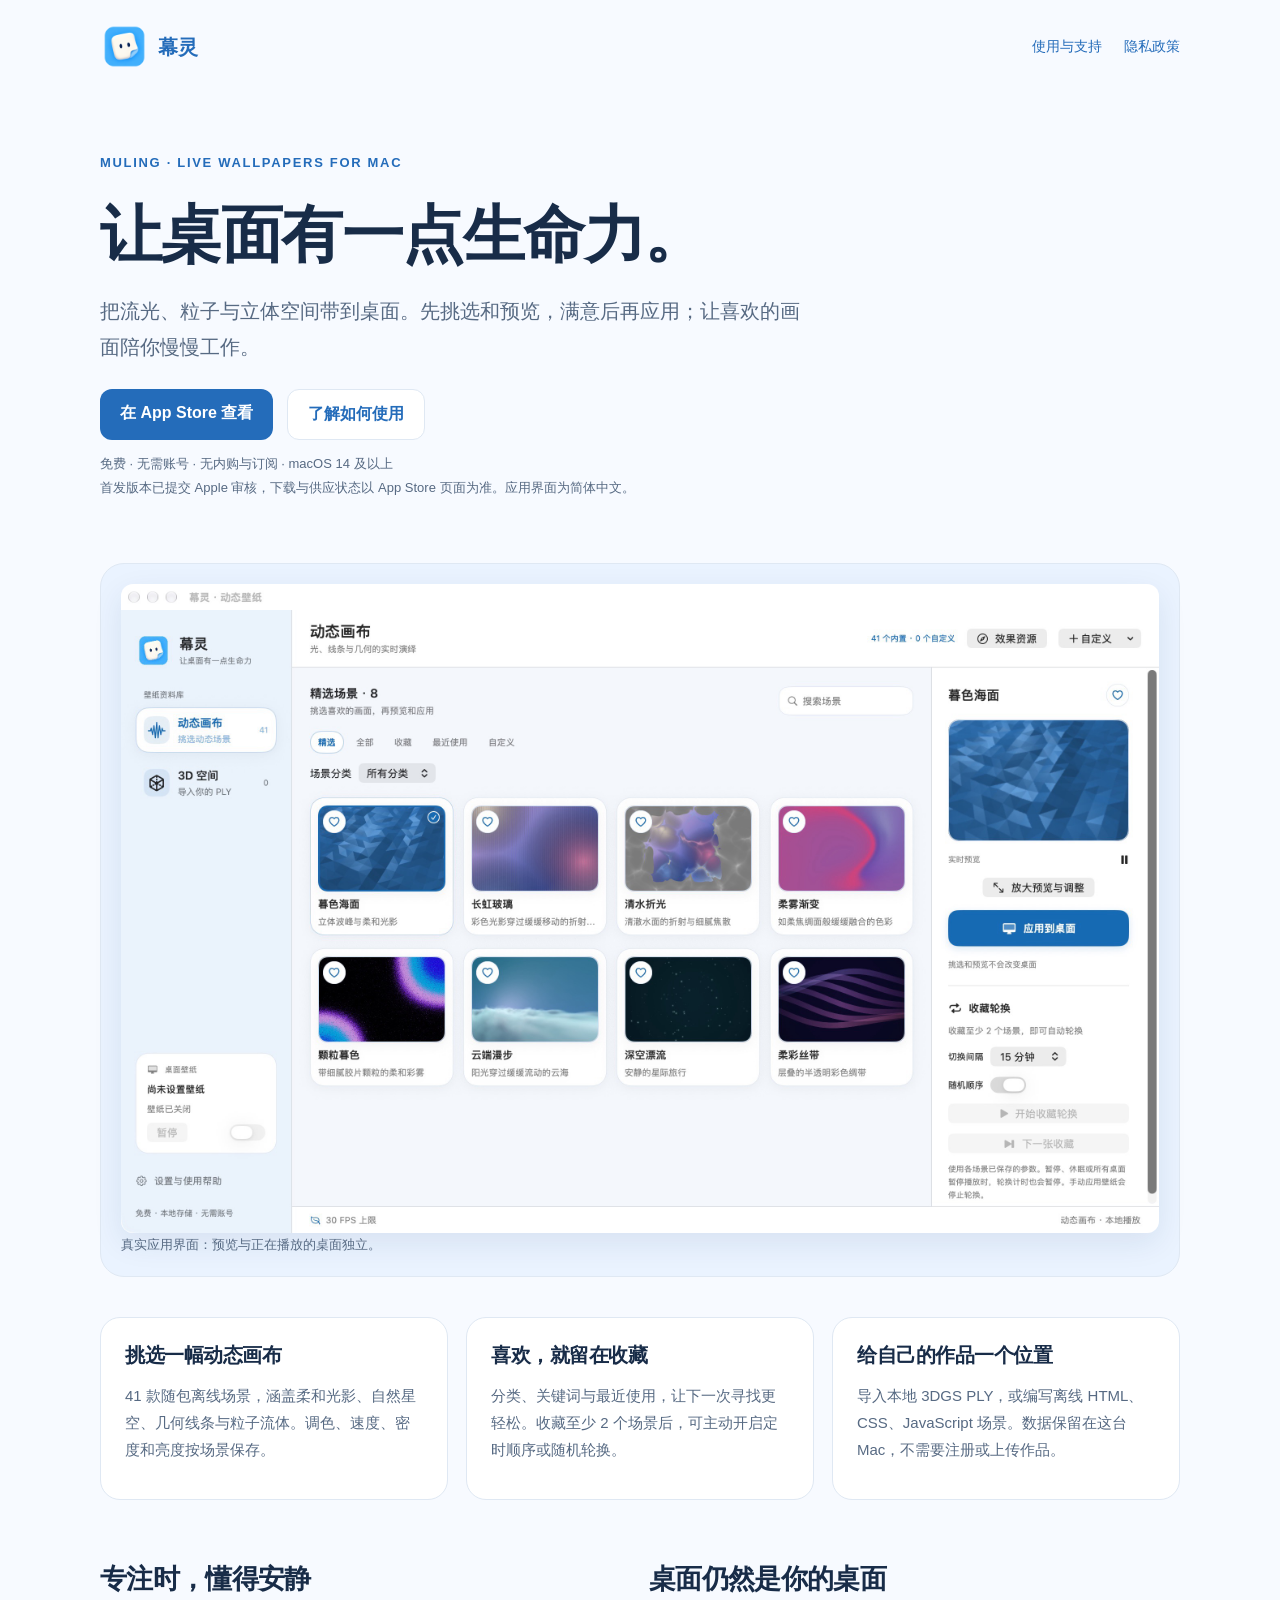
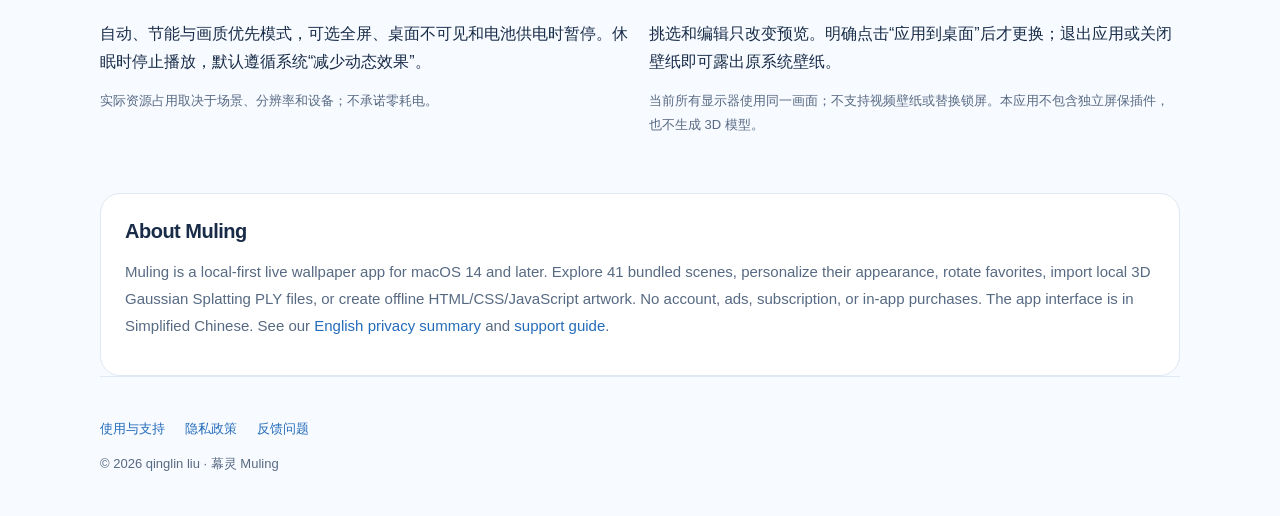
<file: index.html>
<!doctype html><html lang="zh-Hans"><head><meta charset="utf-8"><meta name="viewport" content="width=device-width,initial-scale=1"><title>幕灵 · 让桌面有一点生命力</title><meta name="description" content="幕灵是一款 macOS 动态壁纸应用：41 款离线场景、收藏轮换、本地 3DGS PLY 与自定义动态画布。无需账号，无订阅。"><link rel="stylesheet" href="style.css"><link rel="icon" href="assets/icon.png"></head><body>
<header><a class="brand" href="index.html"><img src="assets/icon.png" alt="蓝色画布精灵图标">幕灵</a><nav aria-label="主导航"><a href="support.html">使用与支持</a><a href="privacy.html">隐私政策</a></nav></header>
<main><section class="hero"><span class="eyebrow">MULING · LIVE WALLPAPERS FOR MAC</span><h1>让桌面有一点生命力。</h1><p class="lead">把流光、粒子与立体空间带到桌面。先挑选和预览，满意后再应用；让喜欢的画面陪你慢慢工作。</p><div class="actions"><a class="button" href="https://apps.apple.com/app/id6824245764">在 App Store 查看</a><a class="button secondary" href="support.html">了解如何使用</a></div><p class="note">免费 · 无需账号 · 无内购与订阅 · macOS 14 及以上<br>首发版本已提交 Apple 审核，下载与供应状态以 App Store 页面为准。应用界面为简体中文。</p></section>
<figure class="showcase"><img src="assets/overview.jpg" width="2560" height="1600" alt="幕灵的场景库、分类与右侧实时预览界面"><figcaption class="note">真实应用界面：预览与正在播放的桌面独立。</figcaption></figure>
<section class="cards" aria-label="主要功能"><div class="card"><h2>挑选一幅动态画布</h2><p>41 款随包离线场景，涵盖柔和光影、自然星空、几何线条与粒子流体。调色、速度、密度和亮度按场景保存。</p></div><div class="card"><h2>喜欢，就留在收藏</h2><p>分类、关键词与最近使用，让下一次寻找更轻松。收藏至少 2 个场景后，可主动开启定时顺序或随机轮换。</p></div><div class="card"><h2>给自己的作品一个位置</h2><p>导入本地 3DGS PLY，或编写离线 HTML、CSS、JavaScript 场景。数据保留在这台 Mac，不需要注册或上传作品。</p></div></section>
<section class="details split"><div><h2>专注时，懂得安静</h2><p>自动、节能与画质优先模式，可选全屏、桌面不可见和电池供电时暂停。休眠时停止播放，默认遵循系统“减少动态效果”。</p><p class="note">实际资源占用取决于场景、分辨率和设备；不承诺零耗电。</p></div><div><h2>桌面仍然是你的桌面</h2><p>挑选和编辑只改变预览。明确点击“应用到桌面”后才更换；退出应用或关闭壁纸即可露出原系统壁纸。</p><p class="note">当前所有显示器使用同一画面；不支持视频壁纸或替换锁屏。本应用不包含独立屏保插件，也不生成 3D 模型。</p></div></section>
<section class="card"><h2>About Muling</h2><p lang="en">Muling is a local-first live wallpaper app for macOS 14 and later. Explore 41 bundled scenes, personalize their appearance, rotate favorites, import local 3D Gaussian Splatting PLY files, or create offline HTML/CSS/JavaScript artwork. No account, ads, subscription, or in-app purchases. The app interface is in Simplified Chinese. See our <a href="privacy.html#english">English privacy summary</a> and <a href="support.html#english">support guide</a>.</p></section></main>
<footer><p><a href="support.html">使用与支持</a><a href="privacy.html">隐私政策</a><a href="https://github.com/hvntonight/muling-site/issues">反馈问题</a></p><p>© 2026 qinglin liu · 幕灵 Muling</p></footer></body></html>
</file>
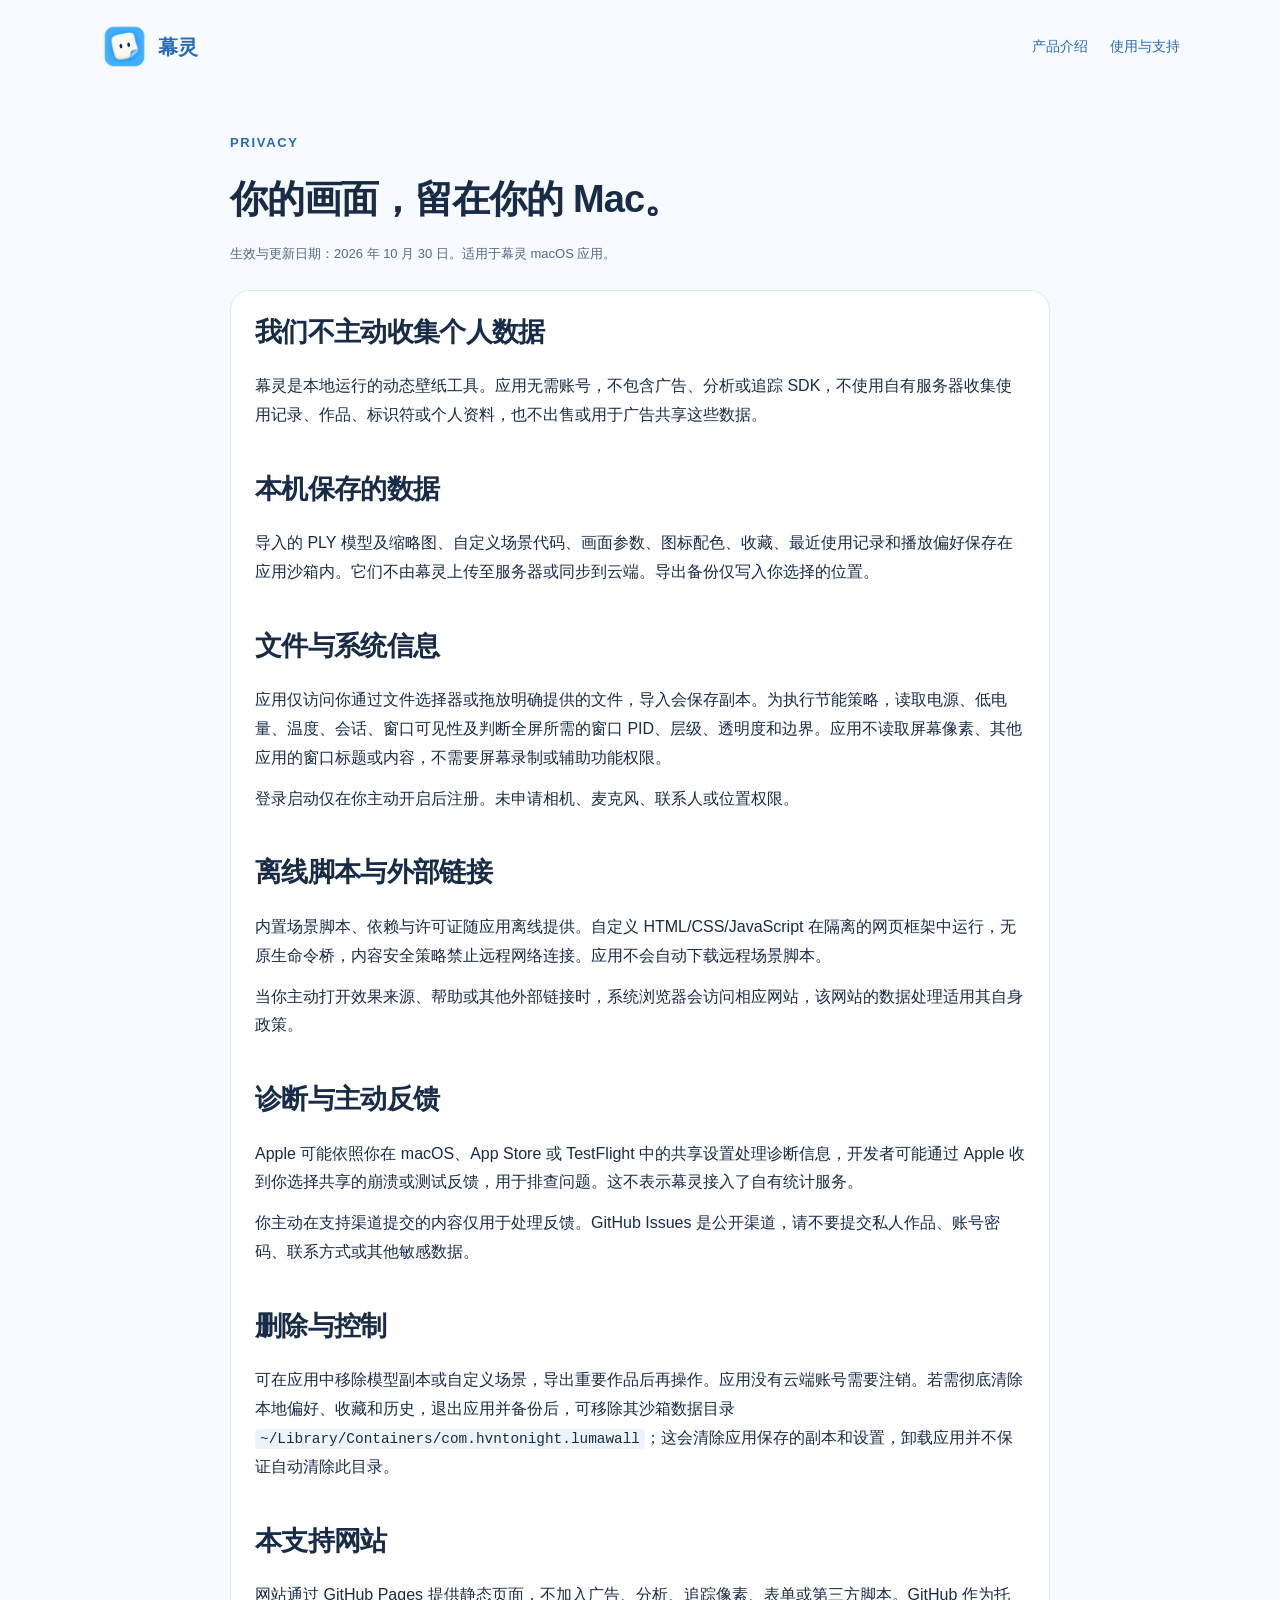
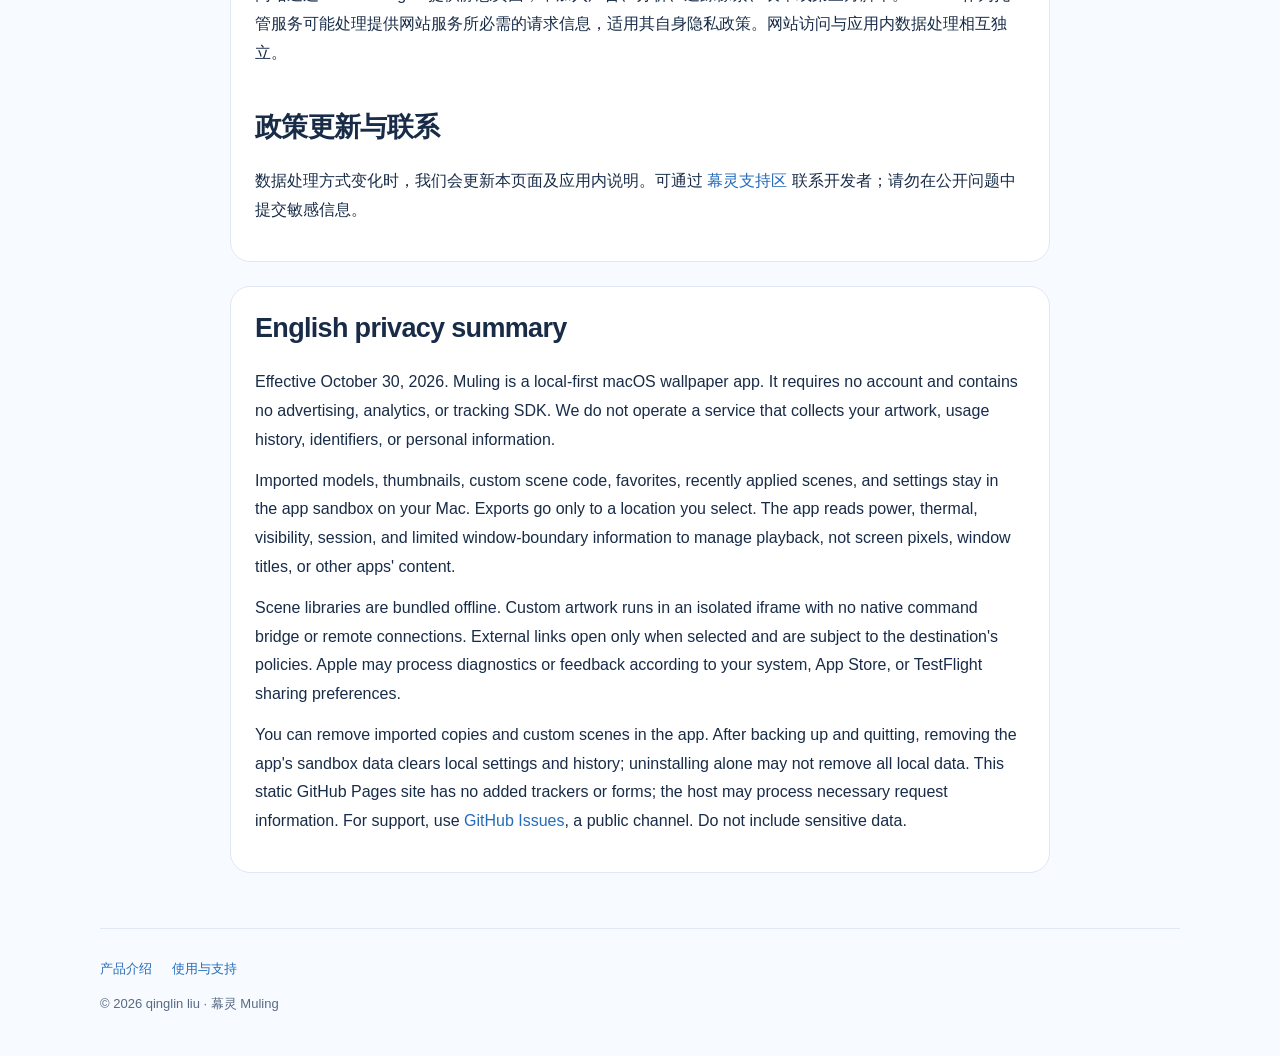
<file: privacy.html>
<!doctype html><html lang="zh-Hans"><head><meta charset="utf-8"><meta name="viewport" content="width=device-width,initial-scale=1"><title>隐私政策 · 幕灵</title><link rel="stylesheet" href="style.css"><link rel="icon" href="assets/icon.png"></head><body>
<header><a class="brand" href="index.html"><img src="assets/icon.png" alt="">幕灵</a><nav aria-label="主导航"><a href="index.html">产品介绍</a><a href="support.html">使用与支持</a></nav></header><main class="prose"><span class="eyebrow">PRIVACY</span><h1>你的画面，留在你的 Mac。</h1><p class="note">生效与更新日期：2026 年 10 月 30 日。适用于幕灵 macOS 应用。</p>
<article><h2>我们不主动收集个人数据</h2><p>幕灵是本地运行的动态壁纸工具。应用无需账号，不包含广告、分析或追踪 SDK，不使用自有服务器收集使用记录、作品、标识符或个人资料，也不出售或用于广告共享这些数据。</p><h2>本机保存的数据</h2><p>导入的 PLY 模型及缩略图、自定义场景代码、画面参数、图标配色、收藏、最近使用记录和播放偏好保存在应用沙箱内。它们不由幕灵上传至服务器或同步到云端。导出备份仅写入你选择的位置。</p><h2>文件与系统信息</h2><p>应用仅访问你通过文件选择器或拖放明确提供的文件，导入会保存副本。为执行节能策略，读取电源、低电量、温度、会话、窗口可见性及判断全屏所需的窗口 PID、层级、透明度和边界。应用不读取屏幕像素、其他应用的窗口标题或内容，不需要屏幕录制或辅助功能权限。</p><p>登录启动仅在你主动开启后注册。未申请相机、麦克风、联系人或位置权限。</p><h2>离线脚本与外部链接</h2><p>内置场景脚本、依赖与许可证随应用离线提供。自定义 HTML/CSS/JavaScript 在隔离的网页框架中运行，无原生命令桥，内容安全策略禁止远程网络连接。应用不会自动下载远程场景脚本。</p><p>当你主动打开效果来源、帮助或其他外部链接时，系统浏览器会访问相应网站，该网站的数据处理适用其自身政策。</p><h2>诊断与主动反馈</h2><p>Apple 可能依照你在 macOS、App Store 或 TestFlight 中的共享设置处理诊断信息，开发者可能通过 Apple 收到你选择共享的崩溃或测试反馈，用于排查问题。这不表示幕灵接入了自有统计服务。</p><p>你主动在支持渠道提交的内容仅用于处理反馈。GitHub Issues 是公开渠道，请不要提交私人作品、账号密码、联系方式或其他敏感数据。</p><h2>删除与控制</h2><p>可在应用中移除模型副本或自定义场景，导出重要作品后再操作。应用没有云端账号需要注销。若需彻底清除本地偏好、收藏和历史，退出应用并备份后，可移除其沙箱数据目录 <code>~/Library/Containers/com.hvntonight.lumawall</code>；这会清除应用保存的副本和设置，卸载应用并不保证自动清除此目录。</p><h2>本支持网站</h2><p>网站通过 GitHub Pages 提供静态页面，不加入广告、分析、追踪像素、表单或第三方脚本。GitHub 作为托管服务可能处理提供网站服务所必需的请求信息，适用其自身隐私政策。网站访问与应用内数据处理相互独立。</p><h2>政策更新与联系</h2><p>数据处理方式变化时，我们会更新本页面及应用内说明。可通过 <a href="https://github.com/hvntonight/muling-site/issues">幕灵支持区</a> 联系开发者；请勿在公开问题中提交敏感信息。</p></article>
<article id="english" lang="en"><h2>English privacy summary</h2><p>Effective October 30, 2026. Muling is a local-first macOS wallpaper app. It requires no account and contains no advertising, analytics, or tracking SDK. We do not operate a service that collects your artwork, usage history, identifiers, or personal information.</p><p>Imported models, thumbnails, custom scene code, favorites, recently applied scenes, and settings stay in the app sandbox on your Mac. Exports go only to a location you select. The app reads power, thermal, visibility, session, and limited window-boundary information to manage playback, not screen pixels, window titles, or other apps' content.</p><p>Scene libraries are bundled offline. Custom artwork runs in an isolated iframe with no native command bridge or remote connections. External links open only when selected and are subject to the destination's policies. Apple may process diagnostics or feedback according to your system, App Store, or TestFlight sharing preferences.</p><p>You can remove imported copies and custom scenes in the app. After backing up and quitting, removing the app's sandbox data clears local settings and history; uninstalling alone may not remove all local data. This static GitHub Pages site has no added trackers or forms; the host may process necessary request information. For support, use <a href="https://github.com/hvntonight/muling-site/issues">GitHub Issues</a>, a public channel. Do not include sensitive data.</p></article></main><footer><a href="index.html">产品介绍</a><a href="support.html">使用与支持</a><p>© 2026 qinglin liu · 幕灵 Muling</p></footer></body></html>
</file>
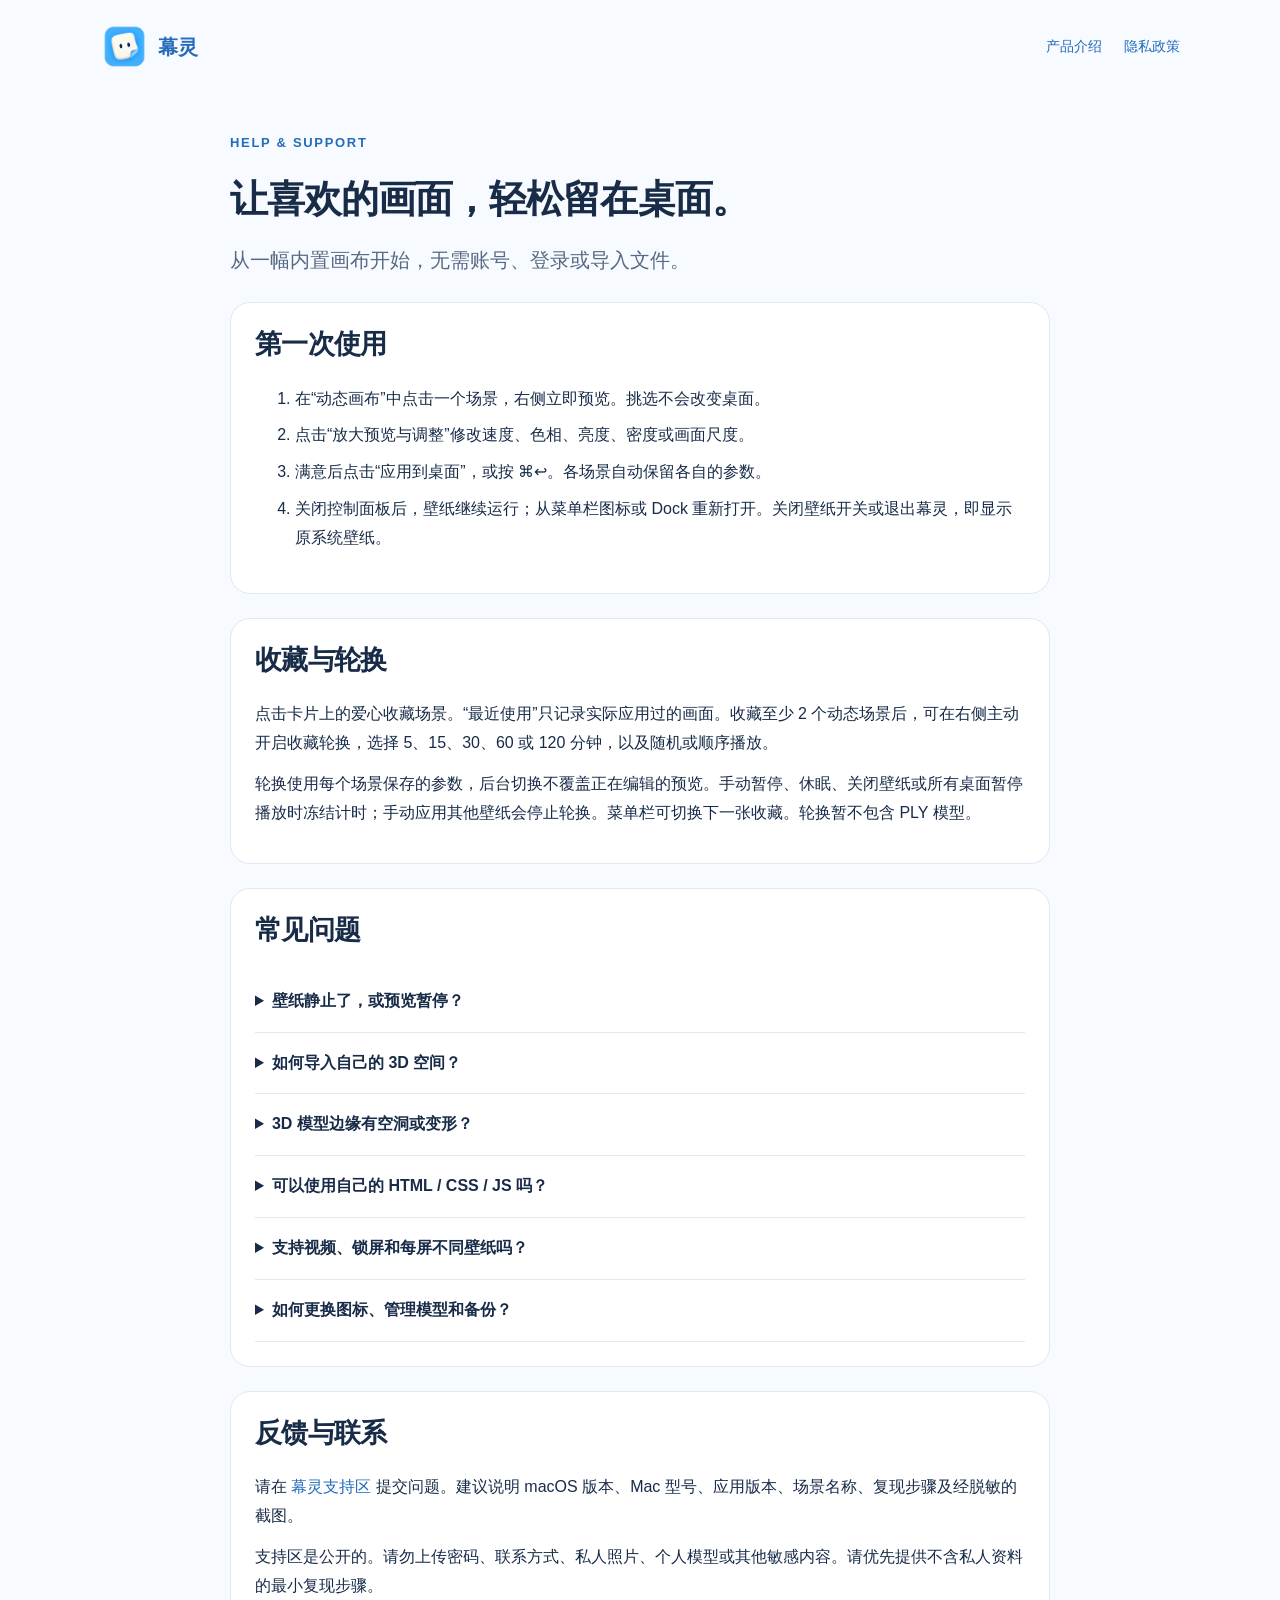
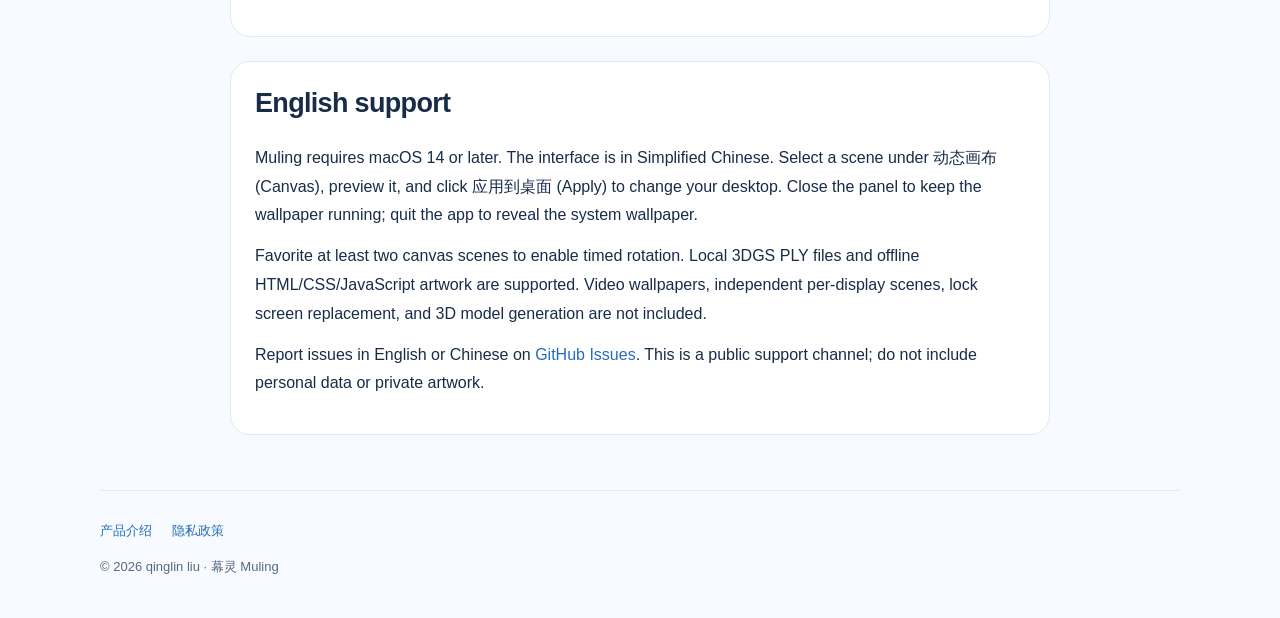
<file: support.html>
<!doctype html><html lang="zh-Hans"><head><meta charset="utf-8"><meta name="viewport" content="width=device-width,initial-scale=1"><title>使用与支持 · 幕灵</title><link rel="stylesheet" href="style.css"><link rel="icon" href="assets/icon.png"></head><body>
<header><a class="brand" href="index.html"><img src="assets/icon.png" alt="">幕灵</a><nav aria-label="主导航"><a href="index.html">产品介绍</a><a href="privacy.html">隐私政策</a></nav></header><main class="prose"><span class="eyebrow">HELP & SUPPORT</span><h1>让喜欢的画面，轻松留在桌面。</h1><p class="lead">从一幅内置画布开始，无需账号、登录或导入文件。</p>
<article><h2>第一次使用</h2><ol><li>在“动态画布”中点击一个场景，右侧立即预览。挑选不会改变桌面。</li><li>点击“放大预览与调整”修改速度、色相、亮度、密度或画面尺度。</li><li>满意后点击“应用到桌面”，或按 ⌘↩。各场景自动保留各自的参数。</li><li>关闭控制面板后，壁纸继续运行；从菜单栏图标或 Dock 重新打开。关闭壁纸开关或退出幕灵，即显示原系统壁纸。</li></ol></article>
<article><h2>收藏与轮换</h2><p>点击卡片上的爱心收藏场景。“最近使用”只记录实际应用过的画面。收藏至少 2 个动态场景后，可在右侧主动开启收藏轮换，选择 5、15、30、60 或 120 分钟，以及随机或顺序播放。</p><p>轮换使用每个场景保存的参数，后台切换不覆盖正在编辑的预览。手动暂停、休眠、关闭壁纸或所有桌面暂停播放时冻结计时；手动应用其他壁纸会停止轮换。菜单栏可切换下一张收藏。轮换暂不包含 PLY 模型。</p></article>
<article><h2>常见问题</h2>
<details><summary>壁纸静止了，或预览暂停？</summary><p>先看侧栏的播放状态，再检查右侧“节能”设置：全屏、桌面不可见、电池供电、系统低电量、温度或“减少动态效果”都可能影响播放。预览旁的暂停按钮仅控制预览，侧栏暂停控制桌面。系统“减少动态效果”默认受到尊重，请按自己的需求决定是否调整。</p></details>
<details><summary>如何导入自己的 3D 空间？</summary><p>切换到“3D 空间”，导入或拖入外部生成的 3D Gaussian Splatting PLY。支持带高斯属性的二进制小端格式，最多 500 万点、512 MB；普通点云或网格 PLY 不适用。导入会保存副本，不改动原文件。应用本身不生成模型。</p><p>可下载我们原创的 <a href="examples/blue-orbit.ply" download>蓝色轨道示例 PLY</a> 体验导入。它是程序化生成的抽象高斯场景，不含照片或个人数据。</p></details>
<details><summary>3D 模型边缘有空洞或变形？</summary><p>单图生成的 3DGS 更适合轻微视差。先降低运动幅度，再适度放大画面。带相机参数的文件通常更容易获得正确视角；必要时在生成工具中调整后重新导出。</p></details>
<details><summary>可以使用自己的 HTML / CSS / JS 吗？</summary><p>在“动态画布 → 自定义”中创建场景，或导入 UTF-8 HTML / 场景 JSON。提供无依赖、Three.js、Vanta.js、particles.js 等随包库。需要粘贴已编译的代码，外部贴图和其他依赖须先整理。暂不直接导入远程 Pen 链接、ZIP、npm 工程、React/JSX 或 SCSS。请只使用自己有权使用的作品。</p><p>场景在隔离 iframe 中离线运行，没有原生命令桥或远程网络连接。速度、暂停和亮度由应用接入，其他参数需由自定义代码使用。任意第三方代码不保证直接兼容。</p></details>
<details><summary>支持视频、锁屏和每屏不同壁纸吗？</summary><p>当前版本专注动态画布和 3DGS，不支持视频壁纸或替换 macOS 锁屏，也不包含独立屏保插件。多个显示器目前共用同一壁纸，分别执行暂停策略。</p></details>
<details><summary>如何更换图标、管理模型和备份？</summary><p>在“设置与使用帮助 → 设置”选择图标配色。Finder 与安装包使用蓝色默认图标。模型卡片菜单支持改名、导出 PLY 副本和移除；右键自定义场景可编辑、导出 JSON 或移除。移除只删除应用内副本，不删除原文件。重要作品请先导出备份。</p></details></article>
<article><h2>反馈与联系</h2><p>请在 <a href="https://github.com/hvntonight/muling-site/issues">幕灵支持区</a> 提交问题。建议说明 macOS 版本、Mac 型号、应用版本、场景名称、复现步骤及经脱敏的截图。</p><p>支持区是公开的。请勿上传密码、联系方式、私人照片、个人模型或其他敏感内容。请优先提供不含私人资料的最小复现步骤。</p></article>
<article id="english" lang="en"><h2>English support</h2><p>Muling requires macOS 14 or later. The interface is in Simplified Chinese. Select a scene under 动态画布 (Canvas), preview it, and click 应用到桌面 (Apply) to change your desktop. Close the panel to keep the wallpaper running; quit the app to reveal the system wallpaper.</p><p>Favorite at least two canvas scenes to enable timed rotation. Local 3DGS PLY files and offline HTML/CSS/JavaScript artwork are supported. Video wallpapers, independent per-display scenes, lock screen replacement, and 3D model generation are not included.</p><p>Report issues in English or Chinese on <a href="https://github.com/hvntonight/muling-site/issues">GitHub Issues</a>. This is a public support channel; do not include personal data or private artwork.</p></article></main><footer><a href="index.html">产品介绍</a><a href="privacy.html">隐私政策</a><p>© 2026 qinglin liu · 幕灵 Muling</p></footer></body></html>
</file>
<file: style.css>
:root{color-scheme:light;--ink:#182c48;--muted:#576a83;--blue:#246cba;--line:#dfe8f3;--paper:#f7faff}*{box-sizing:border-box}body{margin:0;background:var(--paper);color:var(--ink);font:16px/1.8 -apple-system,BlinkMacSystemFont,"Segoe UI","PingFang SC",sans-serif}a{color:var(--blue);text-decoration:none}a:hover{text-decoration:underline}a:focus-visible{outline:3px solid #80b8f5;outline-offset:5px}header,main,footer{width:min(1080px,calc(100% - 40px));margin:auto}header{display:flex;align-items:center;justify-content:space-between;gap:20px;padding:22px 0}.brand{display:flex;align-items:center;gap:9px;font-size:20px;font-weight:700}.brand img{width:49px;height:49px}nav{display:flex;gap:22px;font-size:14px}h1,h2,h3{line-height:1.3;letter-spacing:-.025em}h1{font-size:clamp(34px,6vw,62px);margin:18px 0}h2{font-size:27px;margin-top:42px}h3{font-size:18px}p{margin:12px 0}.hero{padding:55px 0 32px;max-width:810px}.eyebrow{color:var(--blue);font-size:13px;letter-spacing:.13em;font-weight:600}.lead{color:var(--muted);font-size:20px;max-width:700px}.actions{display:flex;gap:14px;flex-wrap:wrap;margin-top:24px}.button{display:inline-block;border-radius:12px;background:var(--blue);color:white;padding:10px 20px;font-weight:600}.secondary{background:white;border:1px solid var(--line);color:var(--blue)}.note{font-size:13px;color:var(--muted)}.showcase{margin:20px 0 40px;padding:20px;border:1px solid var(--line);border-radius:24px;background:#eaf3ff}.showcase img{width:100%;height:auto;display:block;border-radius:12px;box-shadow:0 10px 30px #173a6217}.cards{display:grid;grid-template-columns:repeat(3,1fr);gap:18px}.card,article{background:white;border:1px solid var(--line);border-radius:20px;padding:24px}.card p{color:var(--muted);font-size:15px}.card h2{font-size:20px;margin:0 0 14px}.details{padding:20px 0 45px}.prose{max-width:820px;padding:35px 0 55px}.prose h1{font-size:38px}.prose article{margin-top:24px}.prose article h2:first-child{margin-top:0}.prose li{margin-bottom:8px}code{background:#edf3fb;padding:2px 5px;border-radius:4px;font-size:.9em;overflow-wrap:anywhere}footer{padding:28px 0;border-top:1px solid var(--line);font-size:13px;color:var(--muted)}footer a{margin-right:20px}.split{display:grid;grid-template-columns:1fr 1fr;gap:18px}details{padding:16px 0;border-bottom:1px solid var(--line)}summary{cursor:pointer;font-weight:600}summary:focus-visible{outline:3px solid #80b8f5} @media(max-width:700px){header{align-items:flex-start}nav{gap:12px;flex-wrap:wrap;justify-content:flex-end}.hero{padding-top:25px}.cards,.split{grid-template-columns:1fr}.showcase{padding:9px}.lead{font-size:18px}.prose article{padding:20px}}
</file>
